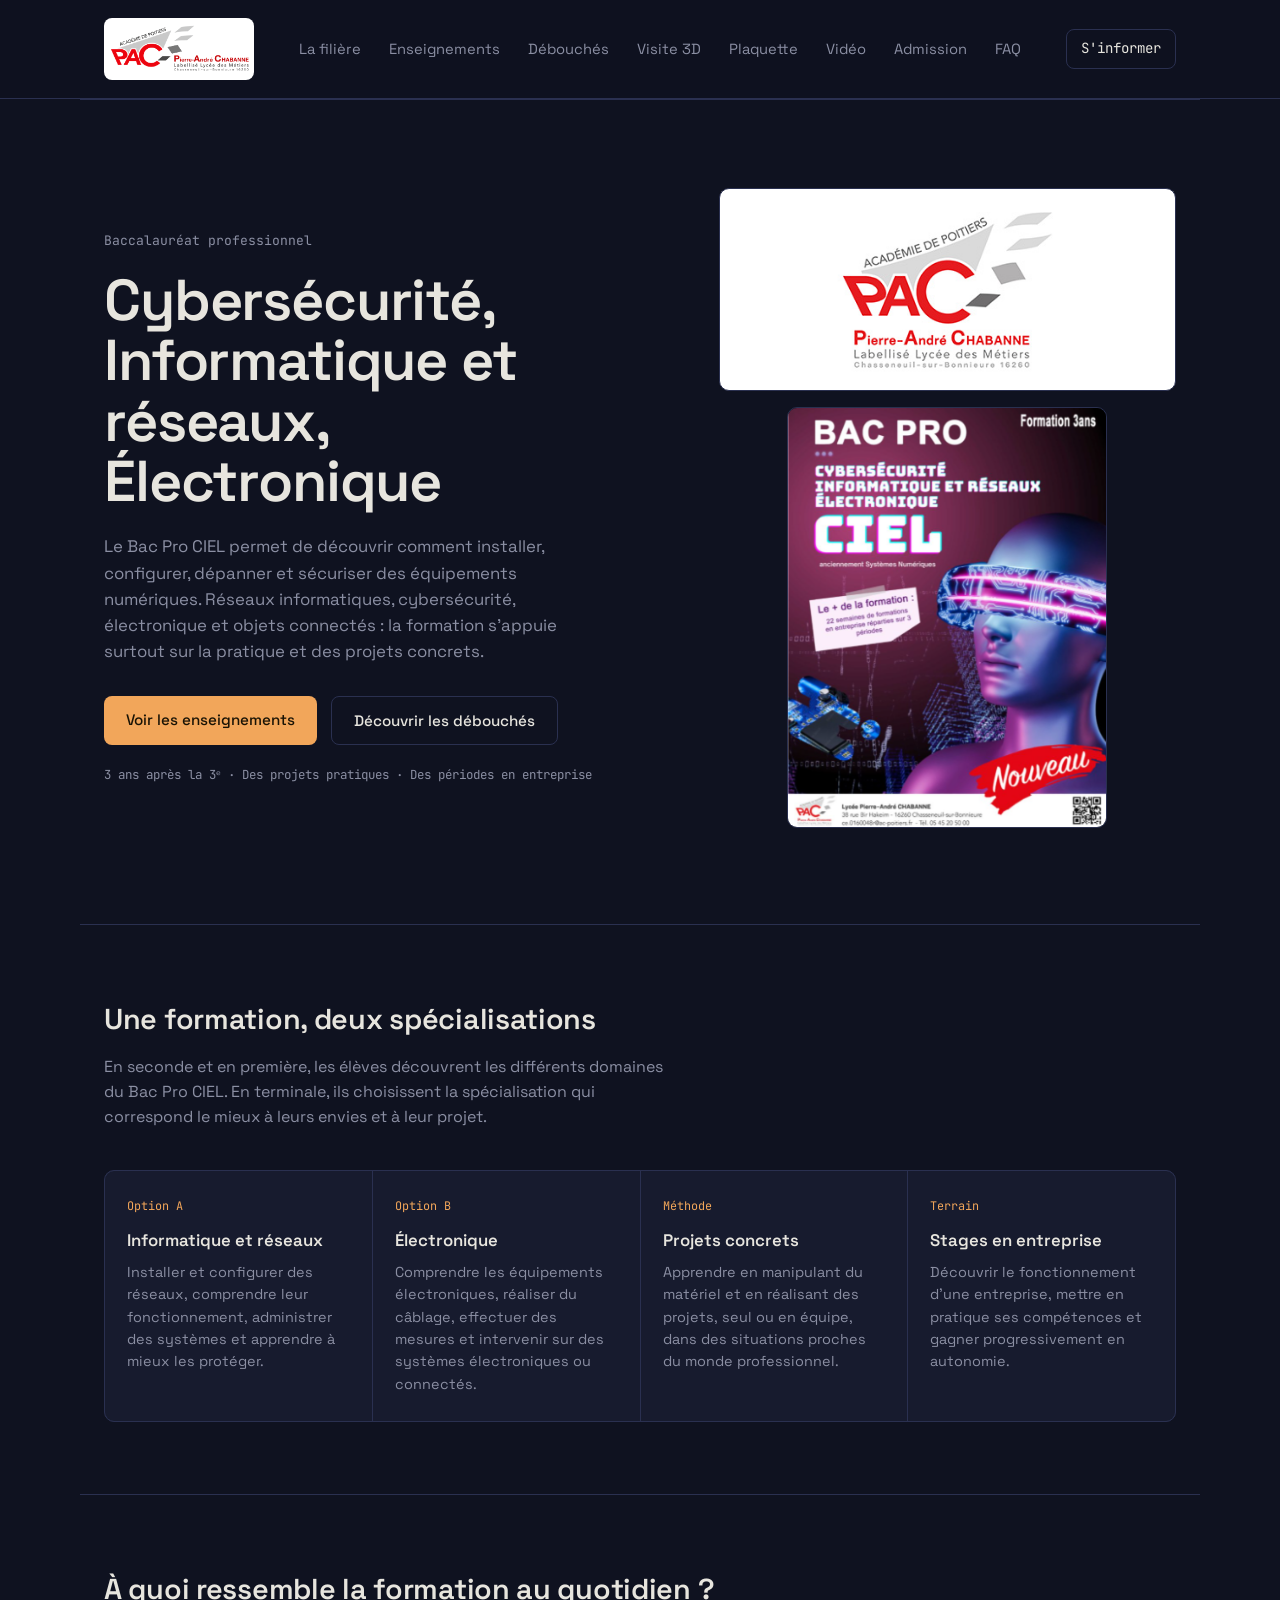
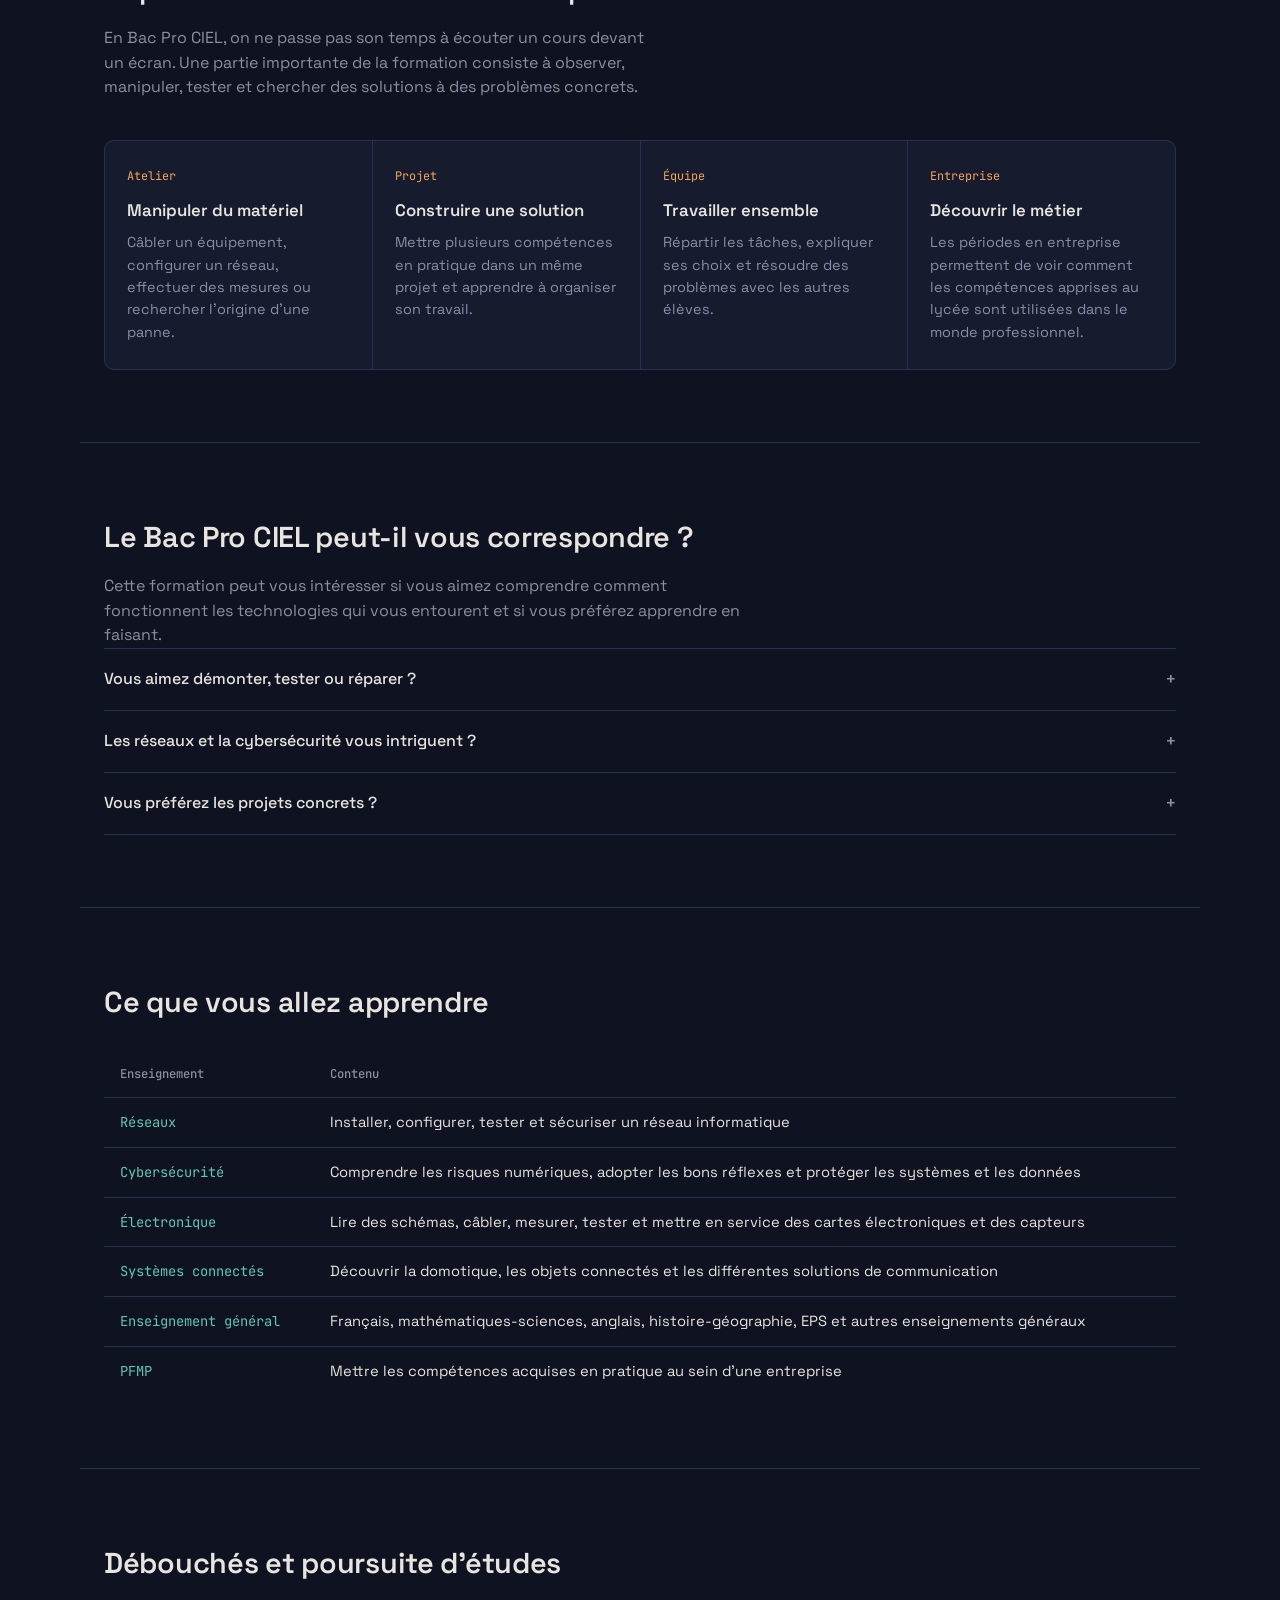
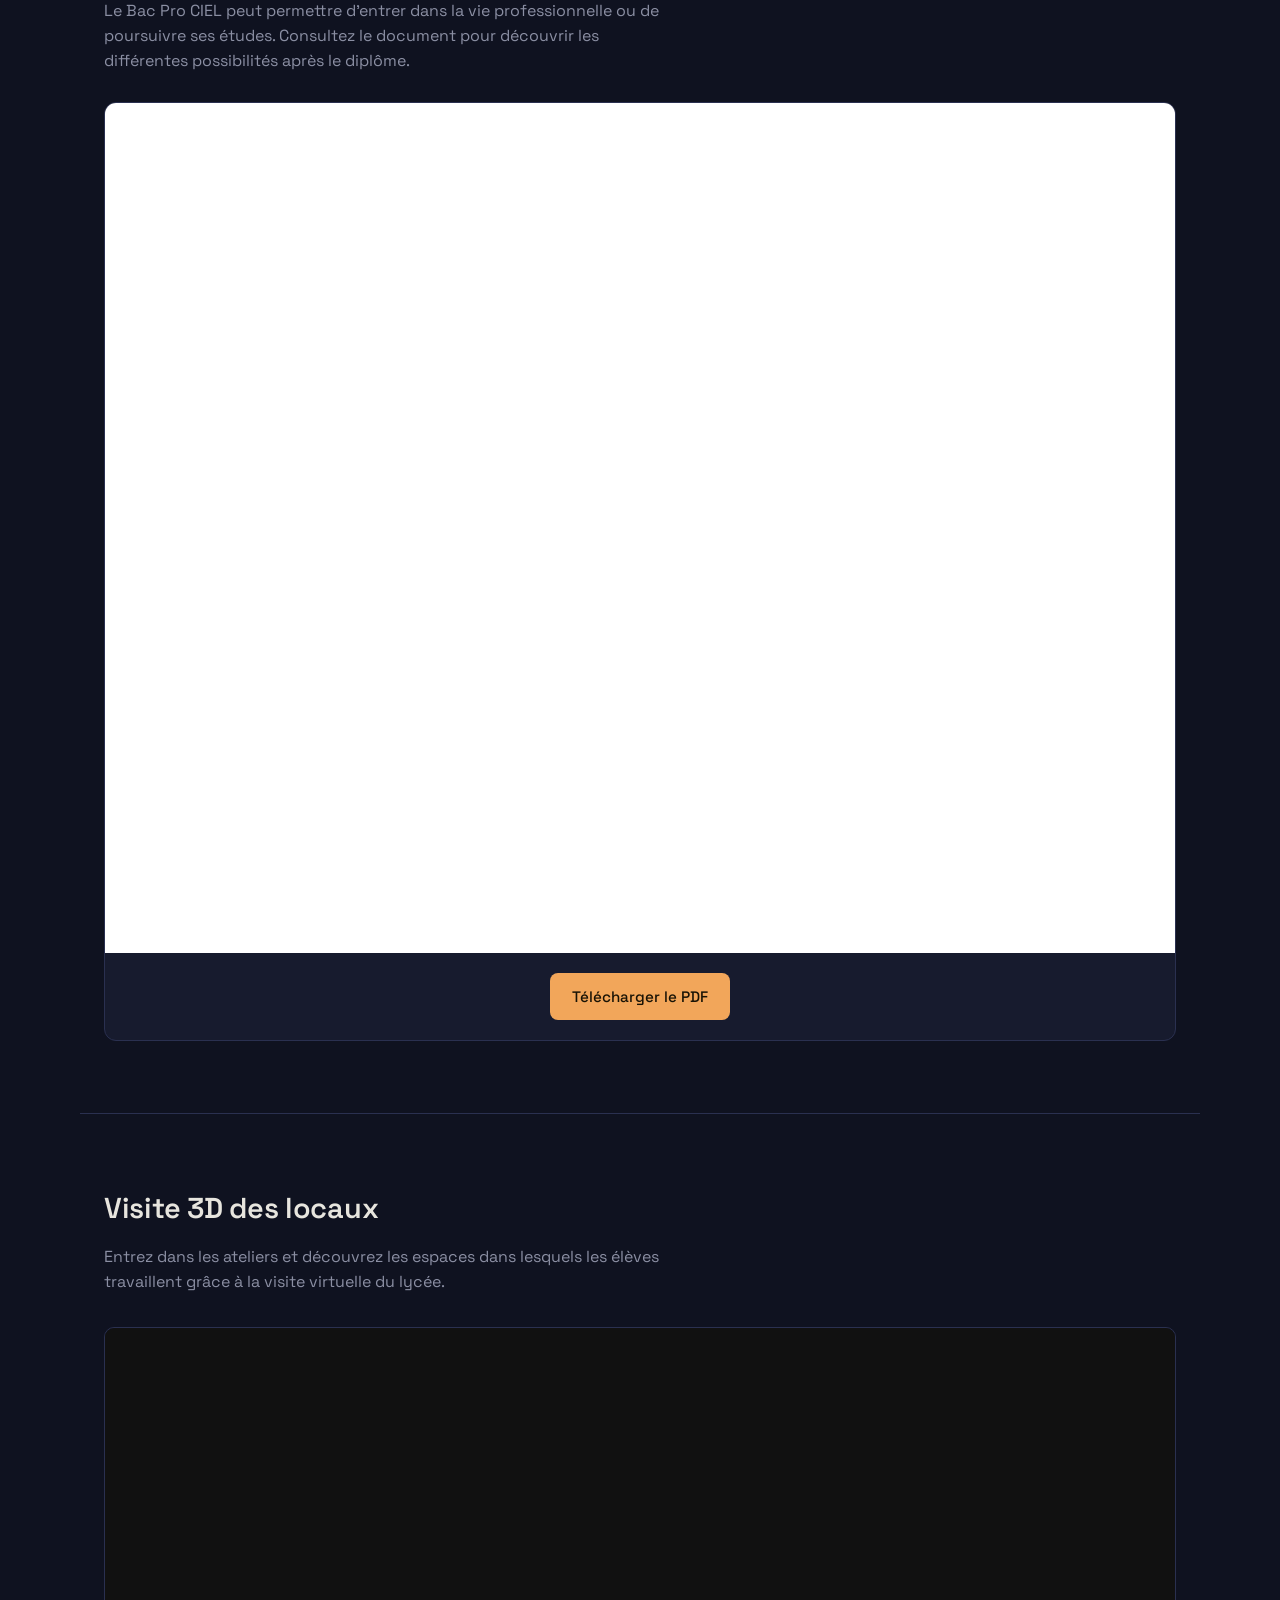
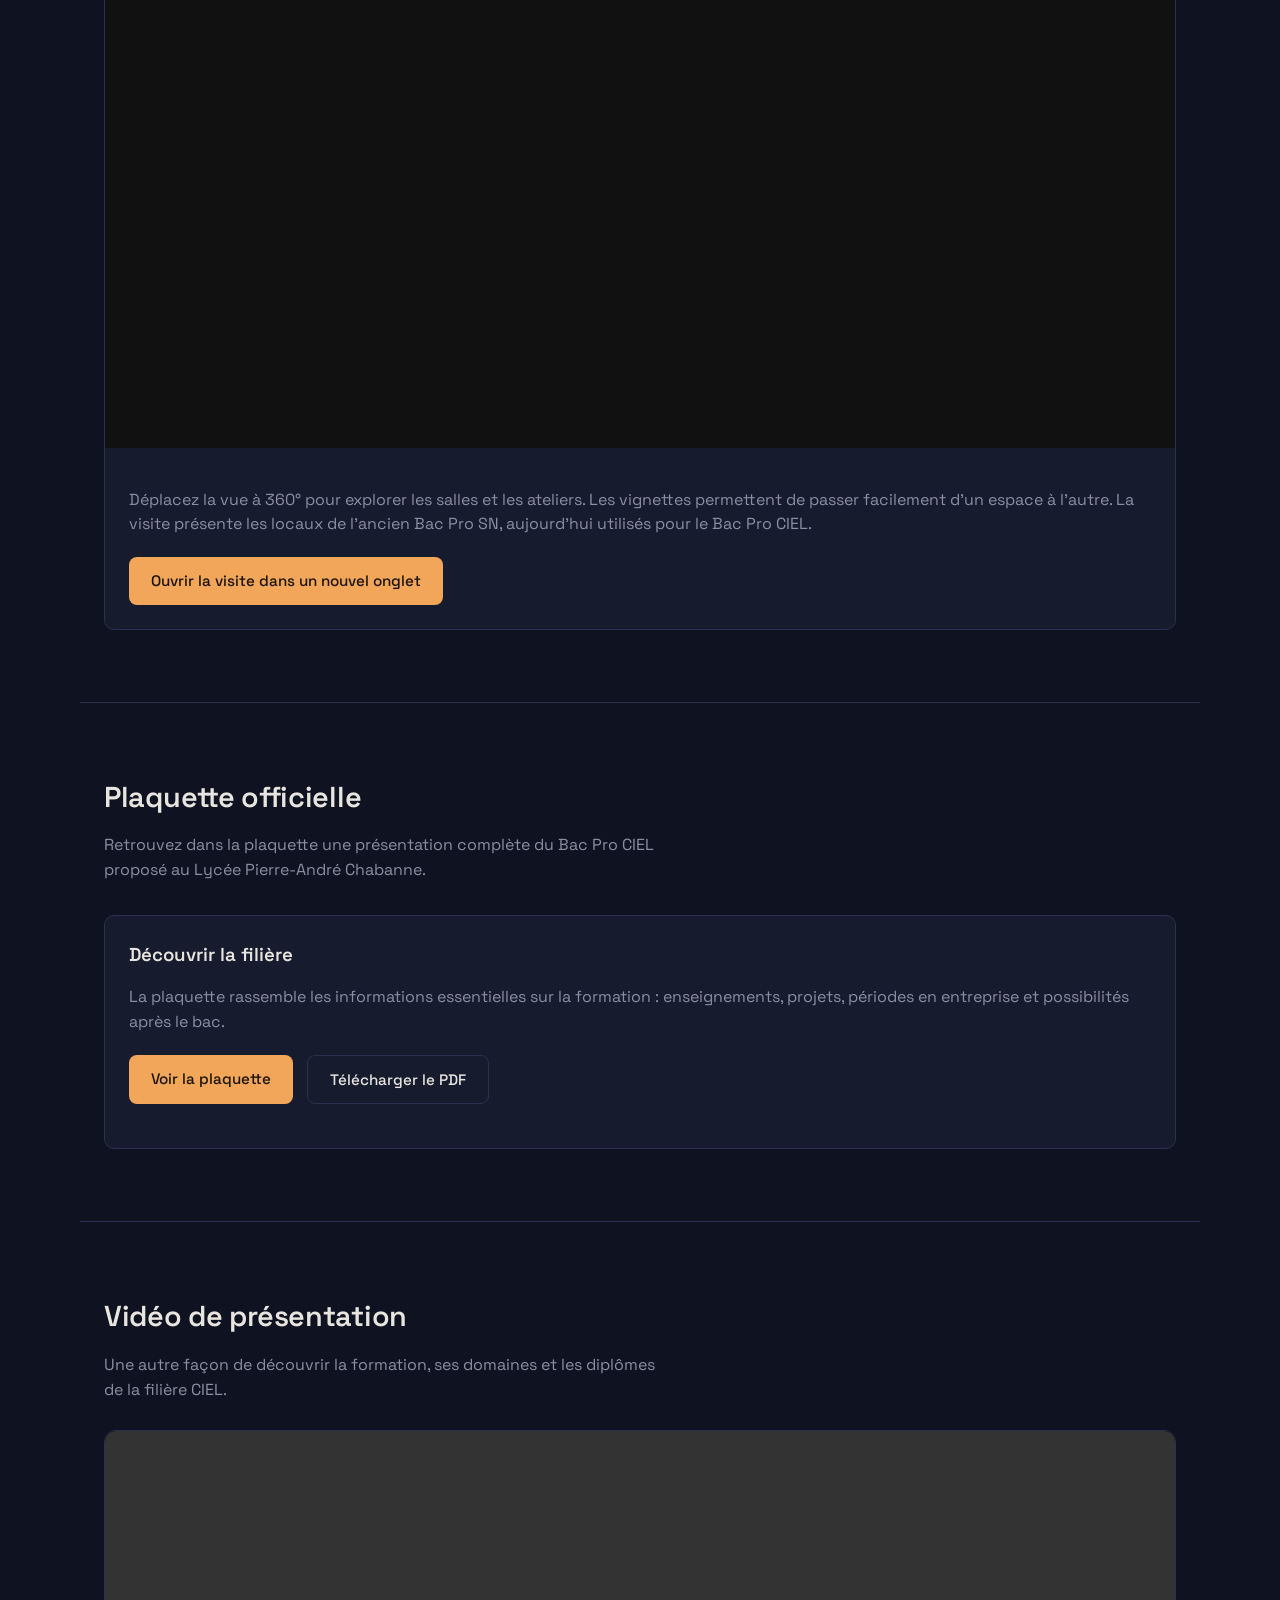
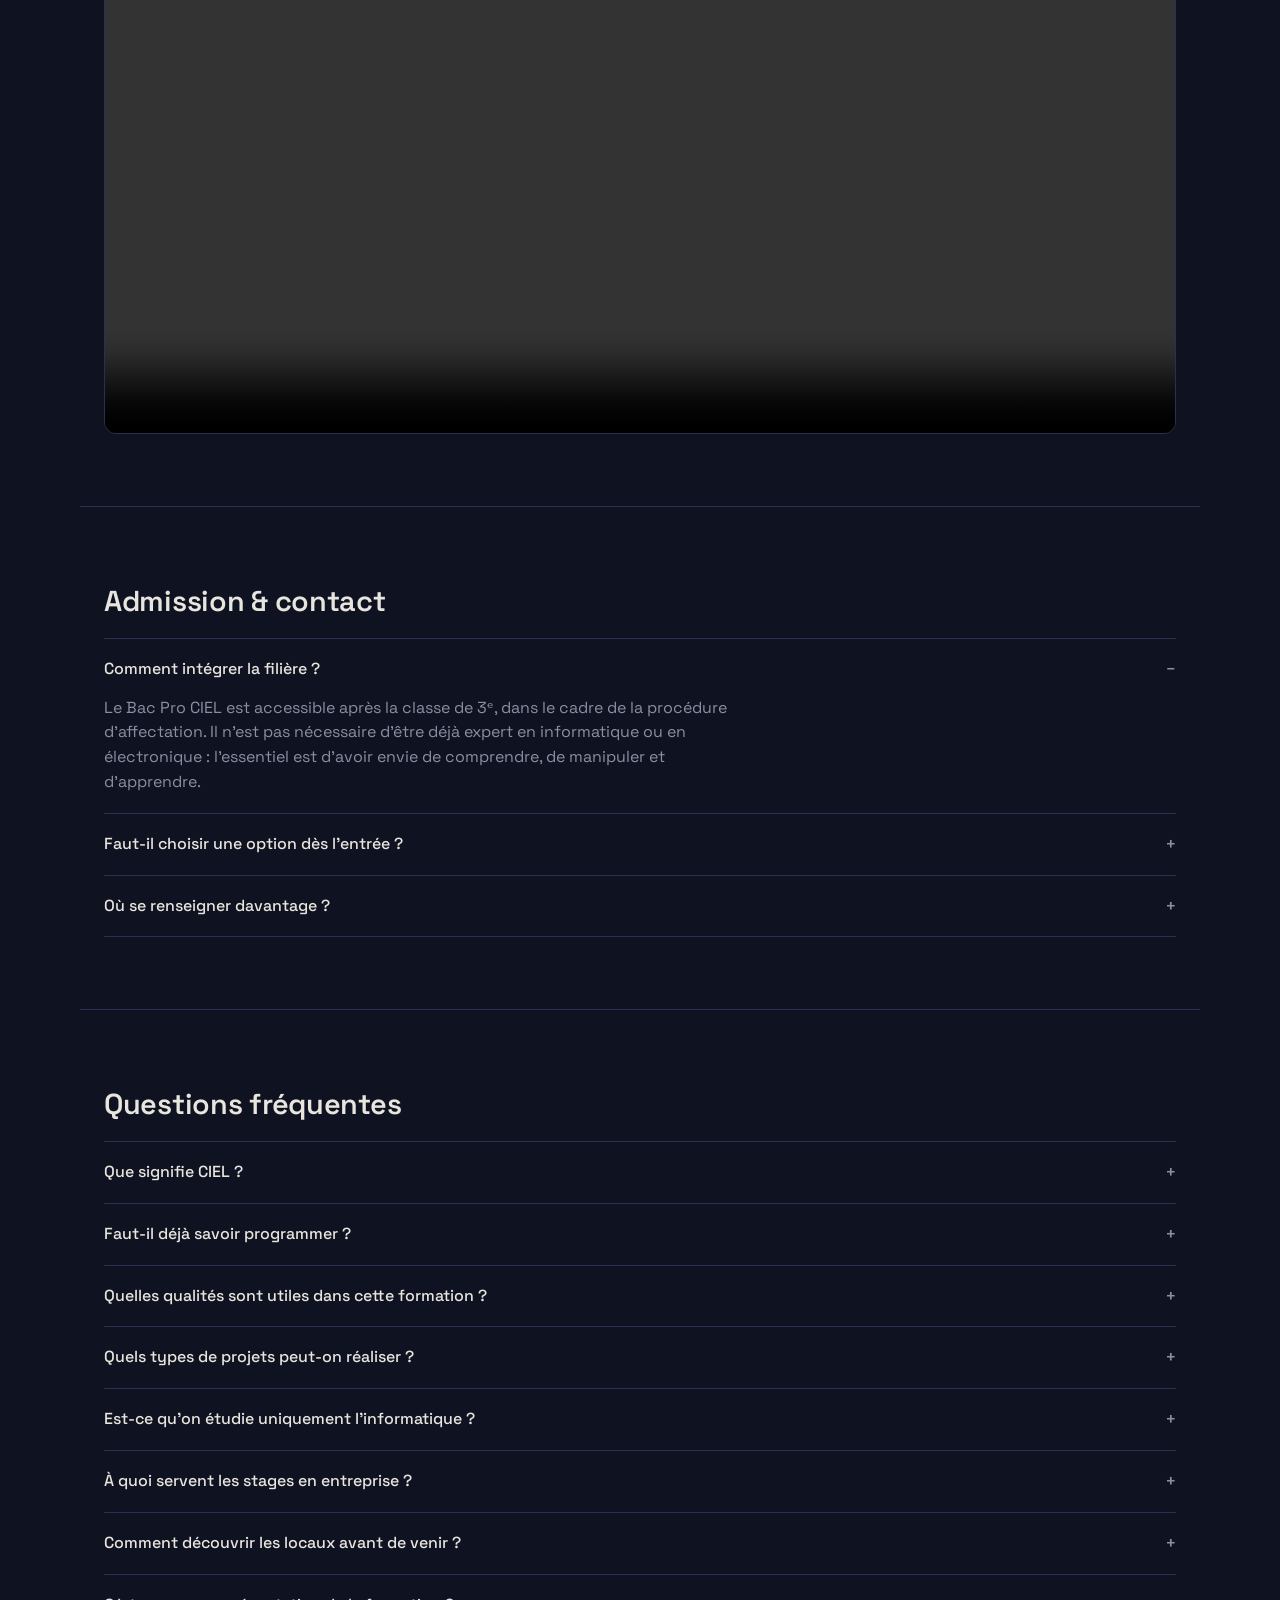
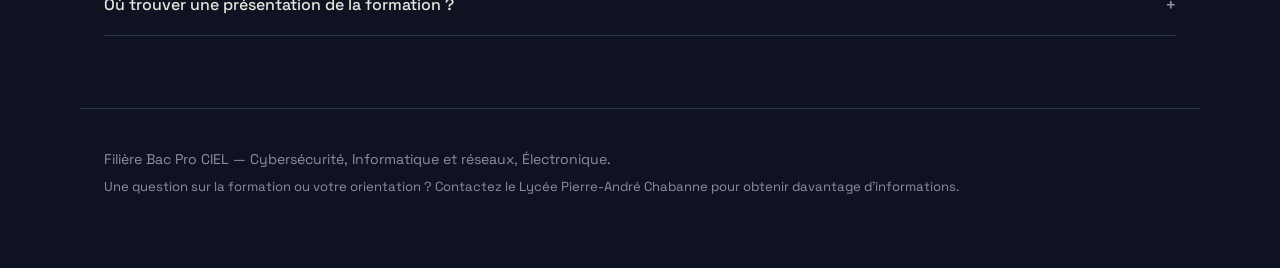
<file: index.html>
<!DOCTYPE html>
<html lang="fr">
<head>
<meta charset="UTF-8" />
<meta name="viewport" content="width=device-width, initial-scale=1" />
<title>Bac Pro CIEL — Cybersécurité, Informatique et réseaux, Électronique</title>
<meta name="description" content="Présentation de la filière Bac Pro CIEL : enseignements, projets et débouchés en cybersécurité, réseaux et électronique." />
<link rel="preconnect" href="https://fonts.googleapis.com">
<link rel="preconnect" href="https://fonts.gstatic.com" crossorigin>
<link href="https://fonts.googleapis.com/css2?family=Space+Grotesk:wght@400;500;600;700&family=JetBrains+Mono:wght@400;500;600&display=swap" rel="stylesheet">
<link rel="stylesheet" href="style.css">
</head>
<body>

<header class="nav">
  <div class="nav-inner">
    <a class="brand" href="#top" aria-label="Accueil — Lycée Pierre-André Chabanne" style="display:flex;align-items:center;flex-shrink:0;">
      <img src="logo-pac.png" alt="Lycée Pierre-André Chabanne" style="display:block;width:150px;max-height:64px;object-fit:contain;background:#fff;border-radius:8px;padding:4px;">
    </a>
    <nav class="nav-links">
      <a href="#filiere">La filière</a>
      <a href="#enseignements">Enseignements</a>
      <a href="#debouches">Débouchés</a>
      <a href="#visite3d">Visite 3D</a>
      <a href="plaquette.html">Plaquette</a>
      <a href="#video">Vidéo</a>
      <a href="#admission">Admission</a>
      <a href="#faq">FAQ</a>
    </nav>
    <a class="nav-cta" href="#admission">S'informer</a>
  </div>
</header>

<main id="top">

  <section class="hero">
    <div class="hero-copy">
      <p class="kicker">Baccalauréat professionnel</p>
      <h1>Cybersécurité,<br>Informatique et réseaux,<br>Électronique</h1>
      <p class="lead">
        Le Bac Pro CIEL permet de découvrir comment installer, configurer, dépanner et sécuriser des équipements numériques. Réseaux informatiques, cybersécurité, électronique et objets connectés : la formation s’appuie surtout sur la pratique et des projets concrets.
      </p>
      <div class="hero-actions">
        <a class="btn btn-primary" href="#enseignements">Voir les enseignements</a>
        <a class="btn btn-ghost" href="#debouches">Découvrir les débouchés</a>
      </div>
      <p class="hero-note">3 ans après la 3ᵉ · Des projets pratiques · Des périodes en entreprise</p>
    </div>

    <div class="hero-panels">
      <div class="panel" style="background:#fff;padding:16px;text-align:center;">
        <img src="logo-lycee.jpg" alt="Lycée des Métiers Pierre-André Chabanne — Académie de Poitiers" style="display:block;width:100%;max-width:260px;height:auto;margin:auto;">
      </div>
      <a class="panel" href="plaquette-ciel.pdf" aria-label="Agrandir la plaquette du Bac Pro CIEL" style="display:block;align-self:center;max-width:320px;width:100%;">
        <img src="plaquette-ciel.png" alt="Plaquette Bac Pro CIEL : cybersécurité, informatique et réseaux, électronique" style="display:block;width:100%;height:auto;">
      </a>
    </div>
  </section>

  <section id="filiere" class="stack">
    <div class="stack-row">
      <h2>Une formation, deux spécialisations</h2>
      <p class="section-lead">
        En seconde et en première, les élèves découvrent les différents domaines du Bac Pro CIEL. En terminale, ils choisissent la spécialisation qui correspond le mieux à leurs envies et à leur projet.
      </p>
    </div>
    <div class="stack-grid">
      <div class="stack-item">
        <span class="stack-index">Option A</span>
        <h3>Informatique et réseaux</h3>
        <p>Installer et configurer des réseaux, comprendre leur fonctionnement, administrer des systèmes et apprendre à mieux les protéger.</p>
      </div>
      <div class="stack-item">
        <span class="stack-index">Option B</span>
        <h3>Électronique</h3>
        <p>Comprendre les équipements électroniques, réaliser du câblage, effectuer des mesures et intervenir sur des systèmes électroniques ou connectés.</p>
      </div>
      <div class="stack-item">
        <span class="stack-index">Méthode</span>
        <h3>Projets concrets</h3>
        <p>Apprendre en manipulant du matériel et en réalisant des projets, seul ou en équipe, dans des situations proches du monde professionnel.</p>
      </div>
      <div class="stack-item">
        <span class="stack-index">Terrain</span>
        <h3>Stages en entreprise</h3>
        <p>Découvrir le fonctionnement d’une entreprise, mettre en pratique ses compétences et gagner progressivement en autonomie.</p>
      </div>
    </div>
  </section>

  <section id="decouverte" class="stack">
    <div class="stack-row">
      <h2>À quoi ressemble la formation au quotidien ?</h2>
      <p class="section-lead">En Bac Pro CIEL, on ne passe pas son temps à écouter un cours devant un écran. Une partie importante de la formation consiste à observer, manipuler, tester et chercher des solutions à des problèmes concrets.</p>
    </div>
    <div class="stack-grid">
      <div class="stack-item"><span class="stack-index">Atelier</span><h3>Manipuler du matériel</h3><p>Câbler un équipement, configurer un réseau, effectuer des mesures ou rechercher l’origine d’une panne.</p></div>
      <div class="stack-item"><span class="stack-index">Projet</span><h3>Construire une solution</h3><p>Mettre plusieurs compétences en pratique dans un même projet et apprendre à organiser son travail.</p></div>
      <div class="stack-item"><span class="stack-index">Équipe</span><h3>Travailler ensemble</h3><p>Répartir les tâches, expliquer ses choix et résoudre des problèmes avec les autres élèves.</p></div>
      <div class="stack-item"><span class="stack-index">Entreprise</span><h3>Découvrir le métier</h3><p>Les périodes en entreprise permettent de voir comment les compétences apprises au lycée sont utilisées dans le monde professionnel.</p></div>
    </div>
  </section>

  <section id="profil" class="faq">
    <h2>Le Bac Pro CIEL peut-il vous correspondre ?</h2>
    <p class="section-lead">Cette formation peut vous intéresser si vous aimez comprendre comment fonctionnent les technologies qui vous entourent et si vous préférez apprendre en faisant.</p>
    <details><summary>Vous aimez démonter, tester ou réparer ?</summary><p>La formation demande de chercher l’origine d’un problème, de tester différentes solutions et de vérifier que le système fonctionne correctement.</p></details>
    <details><summary>Les réseaux et la cybersécurité vous intriguent ?</summary><p>Vous découvrirez comment les équipements communiquent entre eux, comment un réseau est configuré et quels réflexes permettent de mieux le sécuriser.</p></details>
    <details><summary>Vous préférez les projets concrets ?</summary><p>Les activités pratiques occupent une place importante : câblage, configuration, mesures, diagnostic et mise en service font partie des situations rencontrées.</p></details>
  </section>

  <section id="enseignements" class="packages">
    <h2>Ce que vous allez apprendre</h2>
    <table class="packages-table">
      <thead>
        <tr><th>Enseignement</th><th>Contenu</th></tr>
      </thead>
      <tbody>
        <tr><td><code>Réseaux</code></td><td>Installer, configurer, tester et sécuriser un réseau informatique</td></tr>
        <tr><td><code>Cybersécurité</code></td><td>Comprendre les risques numériques, adopter les bons réflexes et protéger les systèmes et les données</td></tr>
        <tr><td><code>Électronique</code></td><td>Lire des schémas, câbler, mesurer, tester et mettre en service des cartes électroniques et des capteurs</td></tr>
        <tr><td><code>Systèmes connectés</code></td><td>Découvrir la domotique, les objets connectés et les différentes solutions de communication</td></tr>
        <tr><td><code>Enseignement général</code></td><td>Français, mathématiques-sciences, anglais, histoire-géographie, EPS et autres enseignements généraux</td></tr>
        <tr><td><code>PFMP</code></td><td>Mettre les compétences acquises en pratique au sein d’une entreprise</td></tr>
      </tbody>
    </table>
  </section>

  <section id="debouches" class="pdf-section">

  <h2>Débouchés et poursuite d'études</h2>

  <p class="section-lead">
    Le Bac Pro CIEL peut permettre d’entrer dans la vie professionnelle ou de poursuivre ses études. Consultez le document pour découvrir les différentes possibilités après le diplôme.
  </p>

  <div class="pdf-card">

    <iframe
      src="poursuite-etudes.pdf"
      title="Poursuite d'études Bac Pro CIEL">
    </iframe>

    <div class="pdf-actions">
      <a class="btn btn-primary" href="poursuite-etudes.pdf" download>
        Télécharger le PDF
      </a>
    </div>

  </div>

</section>

  
  <section id="visite3d" class="visite3d">
    <h2>Visite 3D des locaux</h2>
    <p class="section-lead">Entrez dans les ateliers et découvrez les espaces dans lesquels les élèves travaillent grâce à la visite virtuelle du lycée.</p>
    <div class="visite3d-card">
      <iframe
        src="https://www.lycee-chabanne16.fr/visites/BACSN/index.htm"
        title="Visite virtuelle à 360° des locaux du Lycée Pierre-André Chabanne"
        width="1200"
        height="800"
        style="display:block;width:100%;height:800px;height:clamp(480px,80vh,800px);border:0;background:#111;"
        loading="lazy"
        referrerpolicy="strict-origin-when-cross-origin"
        allow="fullscreen"
        allowfullscreen>
      </iframe>
      <div class="visite3d-content">
        <p>Déplacez la vue à 360° pour explorer les salles et les ateliers. Les vignettes permettent de passer facilement d’un espace à l’autre. La visite présente les locaux de l’ancien Bac Pro SN, aujourd’hui utilisés pour le Bac Pro CIEL.</p>
        <a class="btn btn-primary" href="https://www.lycee-chabanne16.fr/visites/BACSN/index.htm" target="_blank" rel="noopener">Ouvrir la visite dans un nouvel onglet</a>
      </div>
    </div>
  </section>
<section id="plaquette" class="visite3d">

  <h2>Plaquette officielle</h2>

  <p class="section-lead">
    Retrouvez dans la plaquette une présentation complète du Bac Pro CIEL proposé au Lycée Pierre-André Chabanne.
  </p>

  <div class="visite3d-card">

    <div class="visite3d-content">

      <h3>Découvrir la filière</h3>

      <p>
        La plaquette rassemble les informations essentielles sur la formation : enseignements, projets, périodes en entreprise et possibilités après le bac.
      </p>

      <div class="hero-actions">
        <a class="btn btn-primary" href="plaquette-ciel.pdf">
          Voir la plaquette
        </a>

        <a class="btn btn-ghost"
           href="https://drive.google.com/uc?export=download&id=1NwmtUia02syb0lyEsKEwUWIlpoZOOz4L">
          Télécharger le PDF
        </a>
      </div>

    </div>

  </div>

</section>
<section id="video" class="video-section">

  <h2>Vidéo de présentation</h2>

  <p class="section-lead">
    Une autre façon de découvrir la formation, ses domaines et les diplômes de la filière CIEL.
  </p>

  <div class="video-card">

    <video controls playsinline preload="metadata"
      aria-label="Les diplômes CIEL : Bac Pro, BTS et MC"
      style="display:block;width:100%;height:auto;aspect-ratio:16/9;background:#000;">
      <source src="presentation-ciel.mp4" type="video/mp4">
      Votre navigateur ne prend pas en charge la lecture vidéo HTML5.
    </video>

  </div>

</section>
<section id="admission" class="faq">
    <h2>Admission &amp; contact</h2>
    <details open>
      <summary>Comment intégrer la filière ?</summary>
      <p>Le Bac Pro CIEL est accessible après la classe de 3ᵉ, dans le cadre de la procédure d’affectation. Il n’est pas nécessaire d’être déjà expert en informatique ou en électronique : l’essentiel est d’avoir envie de comprendre, de manipuler et d’apprendre.</p>
    </details>
    <details>
      <summary>Faut-il choisir une option dès l'entrée ?</summary>
      <p>Non. La seconde et la première permettent de découvrir les différents domaines de la formation. Le choix entre Informatique et réseaux et Électronique se fait en terminale.</p>
    </details>
    <details>
      <summary>Où se renseigner davantage ?</summary>
      <p>Pour obtenir des informations adaptées à votre situation, vous pouvez contacter le lycée. Les journées portes ouvertes sont également l’occasion de rencontrer l’équipe et de découvrir les ateliers.</p>
    </details>
  </section>

  <section id="faq" class="faq" aria-labelledby="faq-title">
    <h2 id="faq-title">Questions fréquentes</h2>
    <details>
      <summary>Que signifie CIEL ?</summary>
      <p>CIEL signifie Cybersécurité, Informatique et réseaux, Électronique. La formation s'intéresse aux systèmes numériques, à leur fonctionnement, à leur maintenance et à leur sécurisation.</p>
    </details>
    <details>
      <summary>Faut-il déjà savoir programmer ?</summary>
      <p>Il n'est pas nécessaire d'être déjà spécialiste pour s'intéresser à cette filière. La curiosité, l'envie d'apprendre et la persévérance sont de bons points de départ. Si tu as des doutes sur ton niveau, échange avec l'équipe pédagogique pour préparer ton orientation.</p>
    </details>
    <details>
      <summary>Quelles qualités sont utiles dans cette formation ?</summary>
      <p>Aimer comprendre comment les appareils fonctionnent, être méthodique et prendre le temps de vérifier son travail sont des atouts. Savoir écouter, expliquer un problème et travailler en équipe aide aussi à progresser dans les projets.</p>
    </details>
    <details>
      <summary>Quels types de projets peut-on réaliser ?</summary>
      <p>Les domaines présentés sur ce site permettent, par exemple, de travailler sur un petit réseau informatique, de rechercher une panne ou de mettre en service un système avec des capteurs. Les projets effectivement proposés dépendent de la progression et des équipements de l'établissement.</p>
    </details>
    <details>
      <summary>Est-ce qu'on étudie uniquement l'informatique ?</summary>
      <p>Non. La présentation des enseignements inclut aussi l'électronique, les réseaux, les systèmes connectés et la cybersécurité, ainsi que des matières générales comme le français, les mathématiques-sciences et l'anglais. Consulte la rubrique <a href="#enseignements">Enseignements</a> pour retrouver le détail.</p>
    </details>
    <details>
      <summary>À quoi servent les stages en entreprise ?</summary>
      <p>Les stages permettent de découvrir le travail dans une entreprise, d'observer les pratiques professionnelles et de mettre en application les apprentissages. Pour connaître le calendrier et préparer une recherche de stage adaptée à la formation, renseigne-toi auprès de l'équipe pédagogique.</p>
    </details>
    <details>
      <summary>Comment découvrir les locaux avant de venir ?</summary>
      <p>Ouvre la <a href="#visite3d">visite virtuelle à 360°</a> directement sur cette page. Fais glisser la vue pour regarder autour de toi et clique sur les vignettes pour changer de salle. Une connexion Internet est nécessaire pour charger la visite.</p>
    </details>
    <details>
      <summary>Où trouver une présentation de la formation ?</summary>
      <p>Tu peux regarder la <a href="#video">vidéo de présentation</a> sur cette page et consulter la <a href="#plaquette">rubrique Plaquette</a>. Pour une question sur ton projet personnel, contacte ensuite le secrétariat du lycée afin d'être orienté vers le bon interlocuteur.</p>
    </details>
  </section>

</main>

<footer class="site-footer">
  <p>Filière Bac Pro CIEL — Cybersécurité, Informatique et réseaux, Électronique.</p>
  <p class="site-footer-muted">Une question sur la formation ou votre orientation ? Contactez le Lycée Pierre-André Chabanne pour obtenir davantage d’informations.</p>
</footer>

</body>
</html>
</file>
<file: style.css>
/* Tokens ------------------------------------------------------------- */
:root {
  --bg: #0F1220;
  --surface: #171B2E;
  --surface-2: #1D2238;
  --border: #2A3050;
  --text: #E7E5DE;
  --text-muted: #8B8FA3;
  --accent: #F2A65A;   /* web */
  --accent-2: #5EC8B8; /* mobile */
  --font-display: "Space Grotesk", system-ui, sans-serif;
  --font-mono: "JetBrains Mono", ui-monospace, monospace;
  --radius: 10px;
}

* { box-sizing: border-box; }

html { scroll-behavior: smooth; }

body {
  margin: 0;
  background: var(--bg);
  color: var(--text);
  font-family: var(--font-display);
  line-height: 1.55;
}

@media (prefers-reduced-motion: reduce) {
  html { scroll-behavior: auto; }
}

a { color: inherit; }

h1, h2, h3 { font-family: var(--font-display); margin: 0; font-weight: 600; }

code, pre, .panel-code, .terminal-body { font-family: var(--font-mono); }

:focus-visible {
  outline: 2px solid var(--accent);
  outline-offset: 3px;
}

/* Nav ------------------------------------------------------------------ */
.nav {
  position: sticky;
  top: 0;
  z-index: 10;
  background: rgba(15, 18, 32, 0.85);
  backdrop-filter: blur(8px);
  border-bottom: 1px solid var(--border);
}

.nav-inner {
  max-width: 1120px;
  margin: 0 auto;
  padding: 18px 24px;
  display: flex;
  align-items: center;
  justify-content: space-between;
  gap: 24px;
}

.brand {
  display: flex;
  align-items: center;
  gap: 10px;
  text-decoration: none;
  font-weight: 600;
  font-size: 1.05rem;
  letter-spacing: -0.01em;
}

.brand-mark {
  display: inline-flex;
  width: 18px;
  height: 18px;
  border-radius: 5px;
  overflow: hidden;
  flex-shrink: 0;
}
.brand-mark-web { flex: 1; background: var(--accent); }
.brand-mark-mobile { flex: 1; background: var(--accent-2); }

.nav-links {
  display: flex;
  gap: 28px;
  font-size: 0.92rem;
  color: var(--text-muted);
}
.nav-links a { text-decoration: none; transition: color 0.15s ease; }
.nav-links a:hover { color: var(--text); }

.nav-cta {
  font-size: 0.88rem;
  font-family: var(--font-mono);
  padding: 8px 14px;
  border: 1px solid var(--border);
  border-radius: 8px;
  text-decoration: none;
  color: var(--text);
  transition: border-color 0.15s ease;
}
.nav-cta:hover { border-color: var(--accent); }

@media (max-width: 720px) {
  .nav-links { display: none; }
}

/* Hero ------------------------------------------------------------------ */
.hero {
  max-width: 1120px;
  margin: 0 auto;
  padding: 88px 24px 96px;
  display: grid;
  grid-template-columns: 1.1fr 0.9fr;
  gap: 56px;
  align-items: center;
}

.kicker {
  font-family: var(--font-mono);
  font-size: 0.82rem;
  color: var(--text-muted);
  margin: 0 0 18px;
}

.hero h1 {
  font-size: clamp(2.4rem, 4.5vw, 3.6rem);
  line-height: 1.05;
  letter-spacing: -0.02em;
  margin-bottom: 22px;
}

.lead {
  color: var(--text-muted);
  font-size: 1.05rem;
  max-width: 46ch;
  margin: 0 0 32px;
}

.hero-actions {
  display: flex;
  gap: 14px;
  flex-wrap: wrap;
  margin-bottom: 20px;
}

.btn {
  display: inline-block;
  padding: 12px 22px;
  border-radius: 8px;
  text-decoration: none;
  font-size: 0.95rem;
  font-weight: 500;
  transition: transform 0.12s ease, background 0.15s ease, border-color 0.15s ease;
}
.btn:hover { transform: translateY(-1px); }

.btn-primary {
  background: var(--accent);
  color: #191305;
}
.btn-primary:hover { background: #f5b876; }

.btn-ghost {
  border: 1px solid var(--border);
  color: var(--text);
}
.btn-ghost:hover { border-color: var(--accent-2); }

.hero-note {
  font-family: var(--font-mono);
  font-size: 0.78rem;
  color: var(--text-muted);
  margin: 0;
}

.hero-panels {
  display: flex;
  flex-direction: column;
  gap: 16px;
}

.panel {
  background: var(--surface);
  border: 1px solid var(--border);
  border-radius: var(--radius);
  overflow: hidden;
}
.panel-web { border-top: 2px solid var(--accent); }
.panel-mobile { border-top: 2px solid var(--accent-2); margin-left: 28px; }

.panel-head {
  display: flex;
  align-items: center;
  gap: 8px;
  padding: 10px 14px;
  border-bottom: 1px solid var(--border);
}

.dot {
  width: 7px;
  height: 7px;
  border-radius: 50%;
  background: var(--border);
}

.panel-label {
  margin-left: auto;
  font-family: var(--font-mono);
  font-size: 0.72rem;
  color: var(--text-muted);
}

.panel-code {
  margin: 0;
  padding: 16px 14px;
  font-size: 0.82rem;
  color: var(--text);
  white-space: pre-wrap;
}

@media (max-width: 860px) {
  .hero { grid-template-columns: 1fr; padding-top: 56px; }
  .panel-mobile { margin-left: 0; }
}

/* Section shell ---------------------------------------------------------- */
main > section {
  max-width: 1120px;
  margin: 0 auto;
  padding: 72px 24px;
  border-top: 1px solid var(--border);
}

main > section h2 {
  font-size: 1.8rem;
  letter-spacing: -0.01em;
  margin-bottom: 14px;
}

.section-lead {
  color: var(--text-muted);
  max-width: 56ch;
  margin: 0;
}

/* Stack ------------------------------------------------------------------ */
.stack-row { max-width: 640px; margin-bottom: 40px; }

.stack-grid {
  display: grid;
  grid-template-columns: repeat(4, 1fr);
  gap: 1px;
  background: var(--border);
  border: 1px solid var(--border);
  border-radius: var(--radius);
  overflow: hidden;
}

.stack-item {
  background: var(--surface);
  padding: 26px 22px;
}

.stack-index {
  display: block;
  font-family: var(--font-mono);
  font-size: 0.74rem;
  color: var(--accent);
  margin-bottom: 12px;
}

.stack-item h3 { font-size: 1.05rem; margin-bottom: 8px; }
.stack-item p { color: var(--text-muted); font-size: 0.9rem; margin: 0; }

@media (max-width: 860px) {
  .stack-grid { grid-template-columns: repeat(2, 1fr); }
}
@media (max-width: 520px) {
  .stack-grid { grid-template-columns: 1fr; }
}

/* Packages table ----------------------------------------------------------- */
.packages-table {
  width: 100%;
  border-collapse: collapse;
  margin-top: 28px;
  font-size: 0.92rem;
}
.packages-table th, .packages-table td {
  text-align: left;
  padding: 13px 16px;
  border-bottom: 1px solid var(--border);
}
.packages-table th {
  font-family: var(--font-mono);
  font-size: 0.76rem;
  color: var(--text-muted);
  font-weight: 500;
}
.packages-table td code {
  color: var(--accent-2);
  font-size: 0.86rem;
}
.packages-table tr:last-child td { border-bottom: none; }

/* Quickstart terminal -------------------------------------------------- */
.terminal {
  margin-top: 28px;
  background: var(--surface);
  border: 1px solid var(--border);
  border-radius: var(--radius);
  overflow: hidden;
}
.terminal-head {
  display: flex;
  align-items: center;
  gap: 8px;
  padding: 10px 14px;
  border-bottom: 1px solid var(--border);
  background: var(--surface-2);
}
.terminal-body {
  margin: 0;
  padding: 22px;
  font-size: 0.88rem;
  overflow-x: auto;
}
.c-muted { color: var(--text-muted); }

.quickstart-note {
  margin-top: 18px;
  color: var(--text-muted);
  font-size: 0.88rem;
}

/* FAQ ---------------------------------------------------------------------- */
.faq details {
  border-bottom: 1px solid var(--border);
  padding: 18px 0;
}
.faq details:first-of-type { border-top: 1px solid var(--border); }
.faq summary {
  cursor: pointer;
  font-weight: 500;
  font-size: 1rem;
  list-style: none;
  display: flex;
  justify-content: space-between;
  align-items: center;
}
.faq summary::-webkit-details-marker { display: none; }
.faq summary::after {
  content: "+";
  font-family: var(--font-mono);
  color: var(--text-muted);
  margin-left: 16px;
}
.faq details[open] summary::after { content: "–"; }
.faq p {
  color: var(--text-muted);
  margin: 14px 0 0;
  max-width: 64ch;
}
.faq code { color: var(--accent-2); }

/* Footer ------------------------------------------------------------------- */
.site-footer {
  max-width: 1120px;
  margin: 0 auto;
  padding: 40px 24px 64px;
  border-top: 1px solid var(--border);
  color: var(--text-muted);
  font-size: 0.88rem;
}
.site-footer p { margin: 0 0 6px; }
.site-footer-muted { font-size: 0.82rem; }


/* ==========================================================
   VISITE 3D
========================================================== */
.visite3d-card{margin-top:32px;background:var(--surface);border:1px solid var(--border);border-radius:var(--radius);overflow:hidden}
.visite3d-preview img{width:100%;display:block;max-height:420px;object-fit:cover}
.visite3d-content{padding:24px}
.visite3d-content h3{margin-bottom:12px}
.visite3d-content p{color:var(--text-muted);margin-bottom:20px}
/* ==========================================================
   PDF intégré
========================================================== */

.pdf-section{
  max-width:1120px;
  margin:0 auto;
  padding:72px 24px;
  border-top:1px solid var(--border);
}

.pdf-page{
  max-width:1120px;
  margin:40px auto;
  padding:0 24px 60px;
}

.header-red{
  background:#B30000;
}

.header-content{
  max-width:1120px;
  margin:auto;
  padding:18px 24px;
  display:flex;
  justify-content:space-between;
  align-items:center;
}

.header-content h1{
  margin:0;
  color:white;
}

.pdf-card{
  margin-top:28px;
  background:var(--surface);
  border:1px solid var(--border);
  border-radius:12px;
  overflow:hidden;
}

.pdf-card iframe{
  width:100%;
  height:850px;
  border:none;
  display:block;
  background:white;
}

.pdf-actions{
  padding:20px;
  display:flex;
  justify-content:center;
}

@media(max-width:768px){

  .pdf-card iframe{
    height:600px;
  }

  .header-content{
    flex-direction:column;
    gap:12px;
  }

}
/* ==========================================================
   Vidéo YouTube
========================================================== */

.video-section{
  max-width:1120px;
  margin:0 auto;
  padding:72px 24px;
  border-top:1px solid var(--border);
}

.video-card{
  margin-top:28px;
  background:var(--surface);
  border:1px solid var(--border);
  border-radius:12px;
  overflow:hidden;
}

.video-card iframe{
  width:100%;
  aspect-ratio:16/9;
  border:none;
  display:block;
}

.video-actions{
  padding:20px;
  display:flex;
  align-items:center;
  justify-content:space-between;
  gap:20px;
}

.video-actions p{
  margin:0;
  color:var(--text-muted);
}

.video-actions .btn{
  flex-shrink:0;
}

@media(max-width:640px){
  .video-actions{
    align-items:flex-start;
    flex-direction:column;
  }
}
</file>
